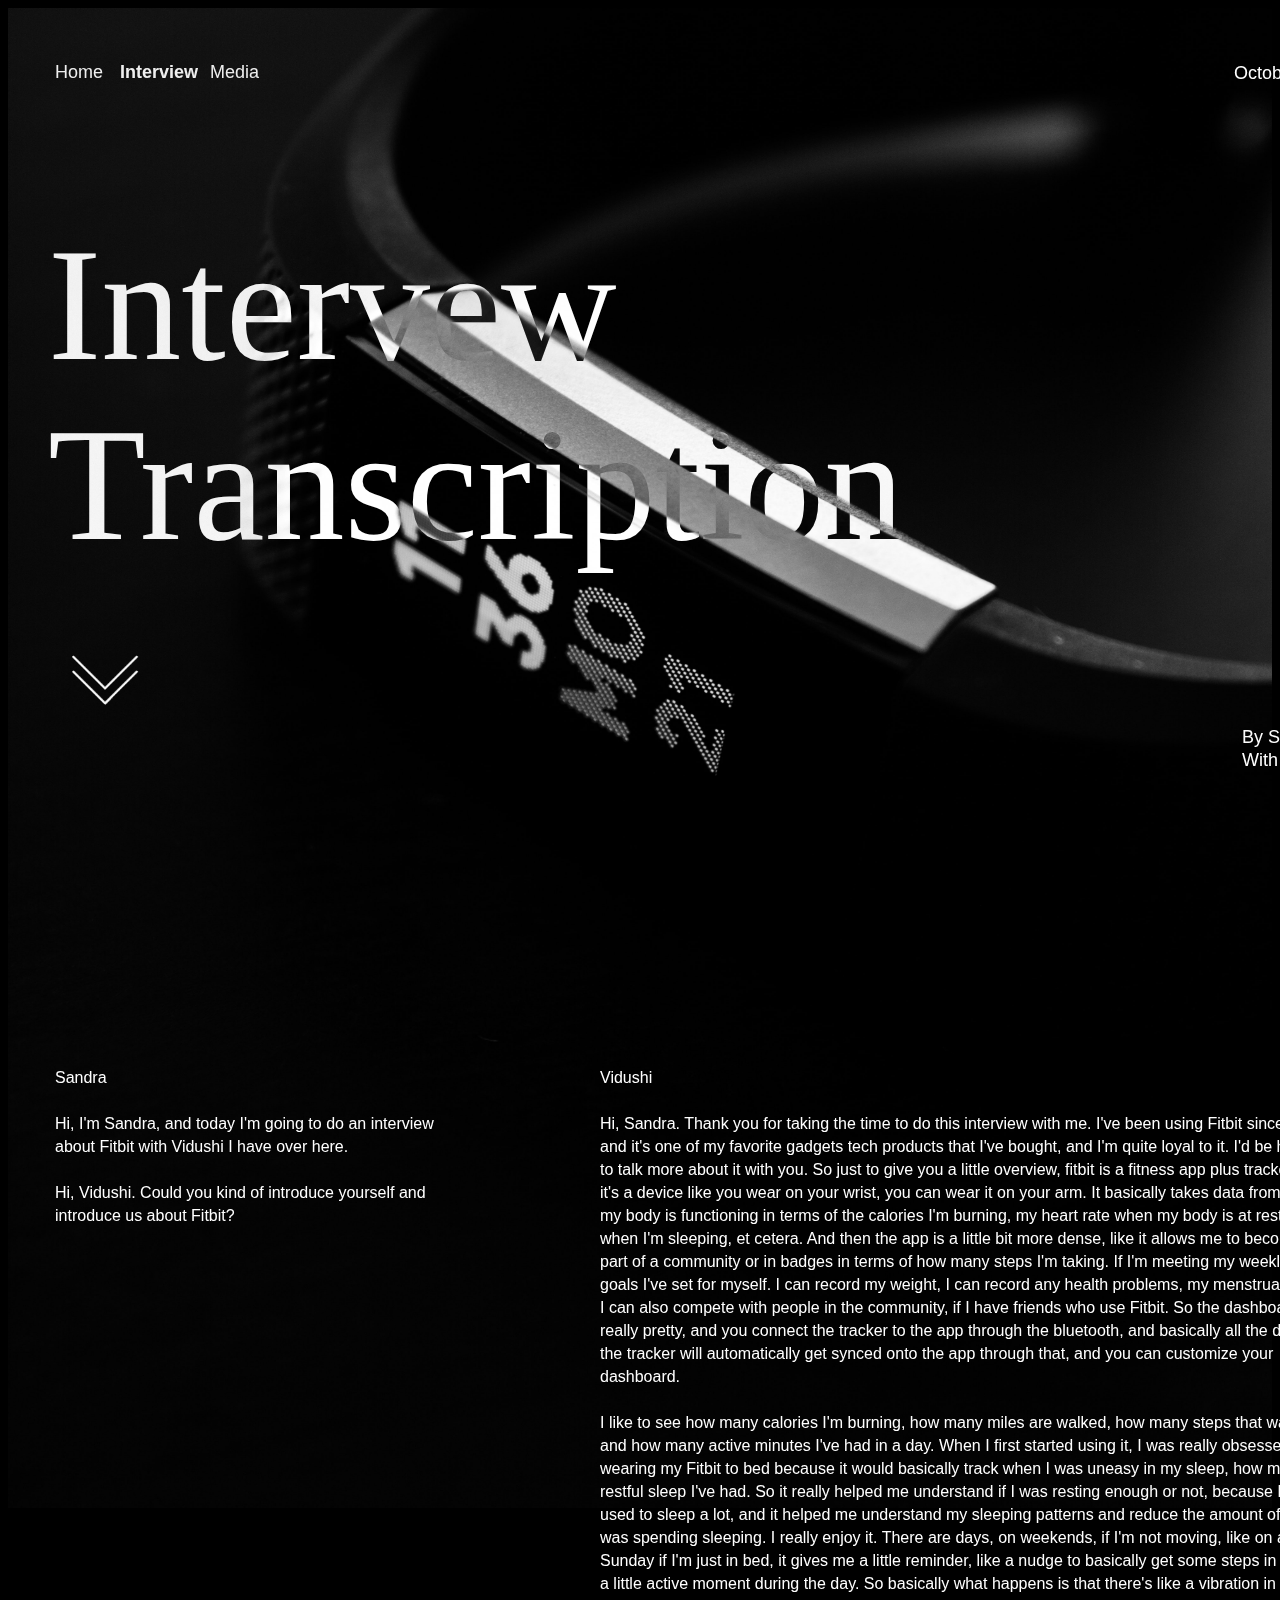
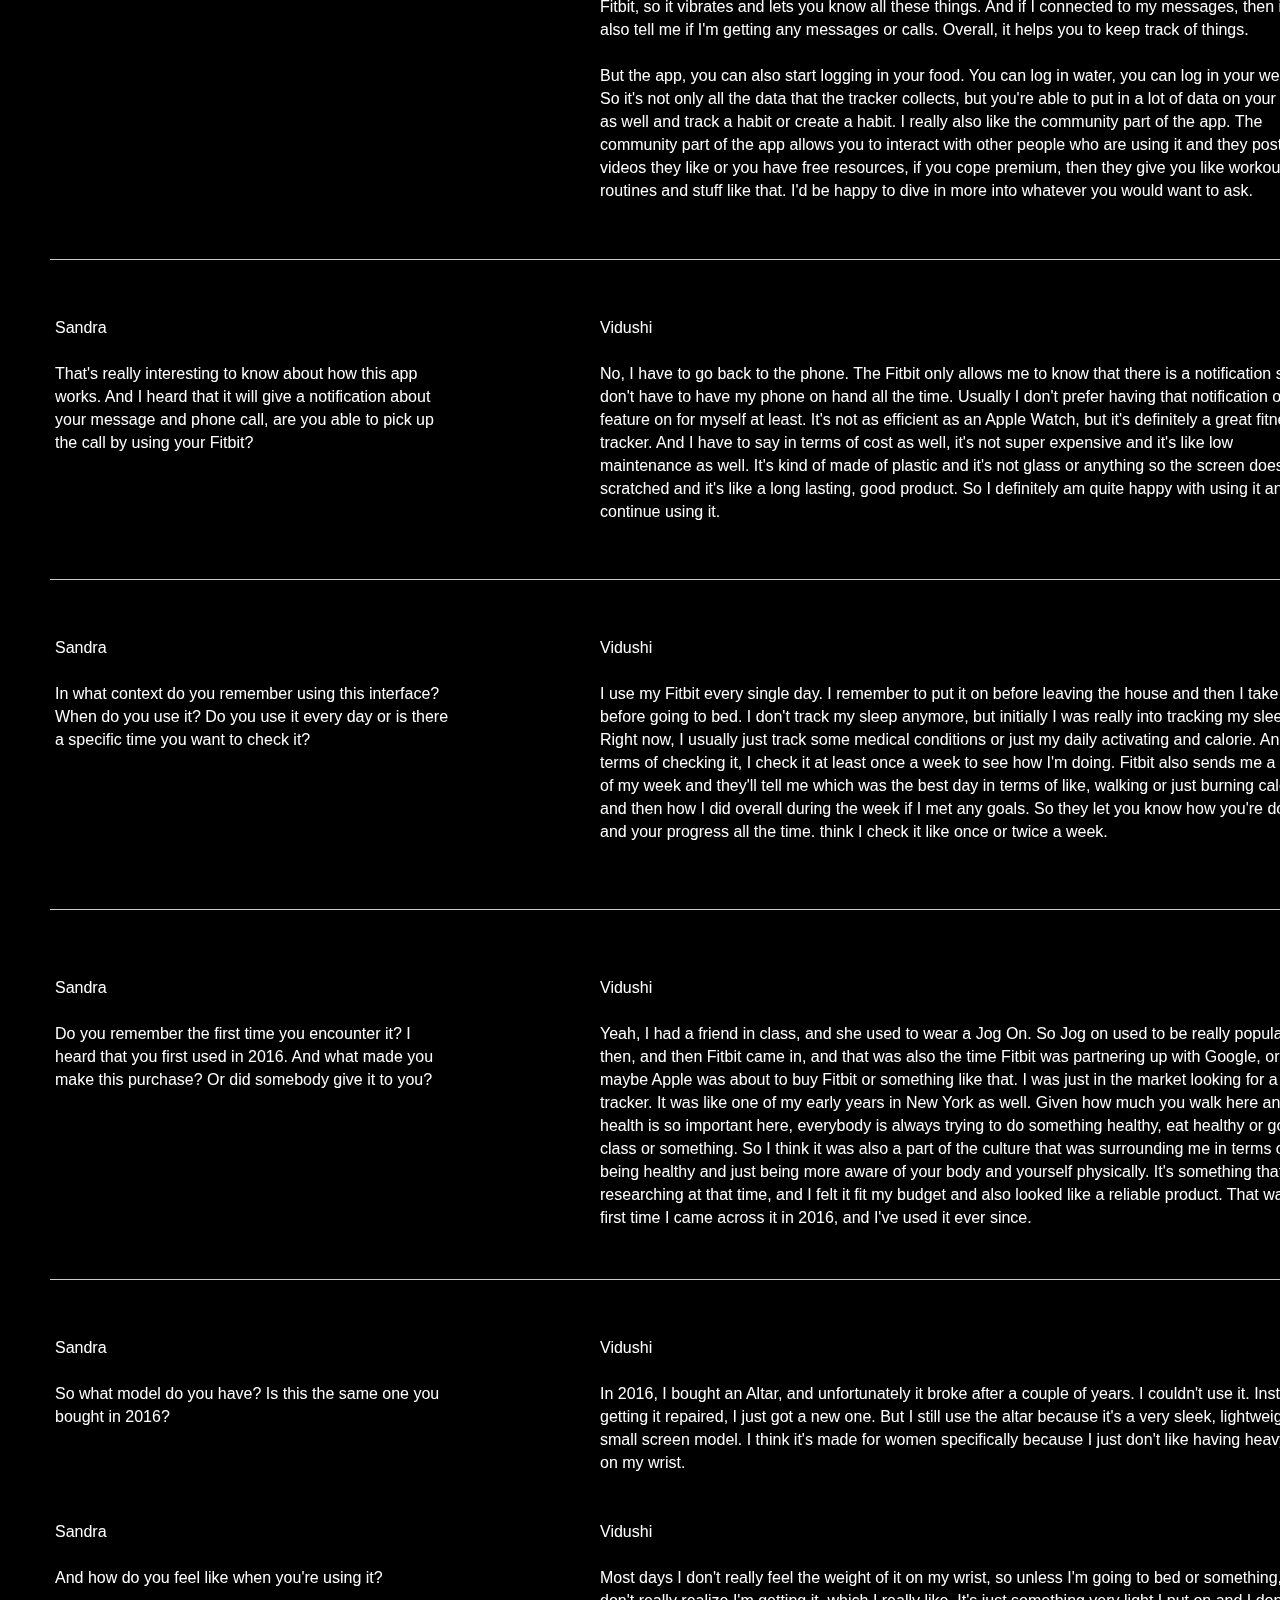
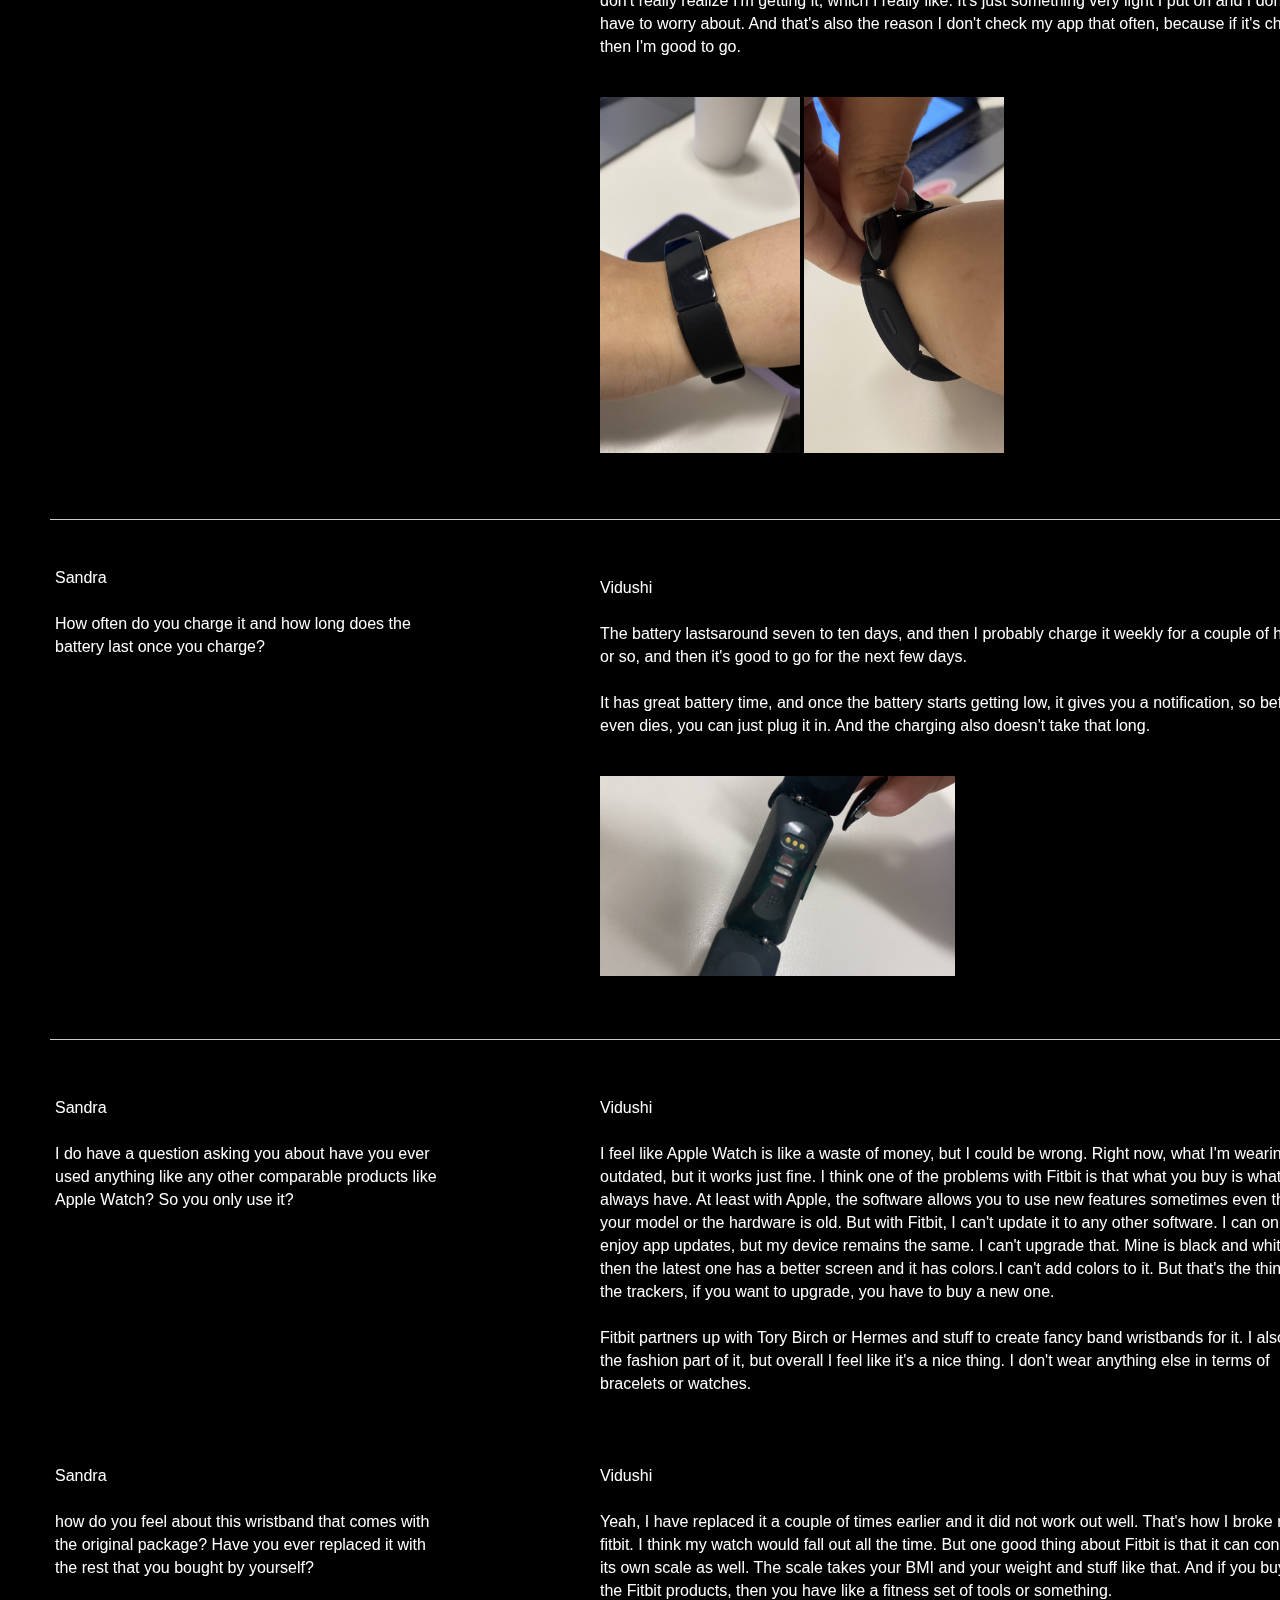
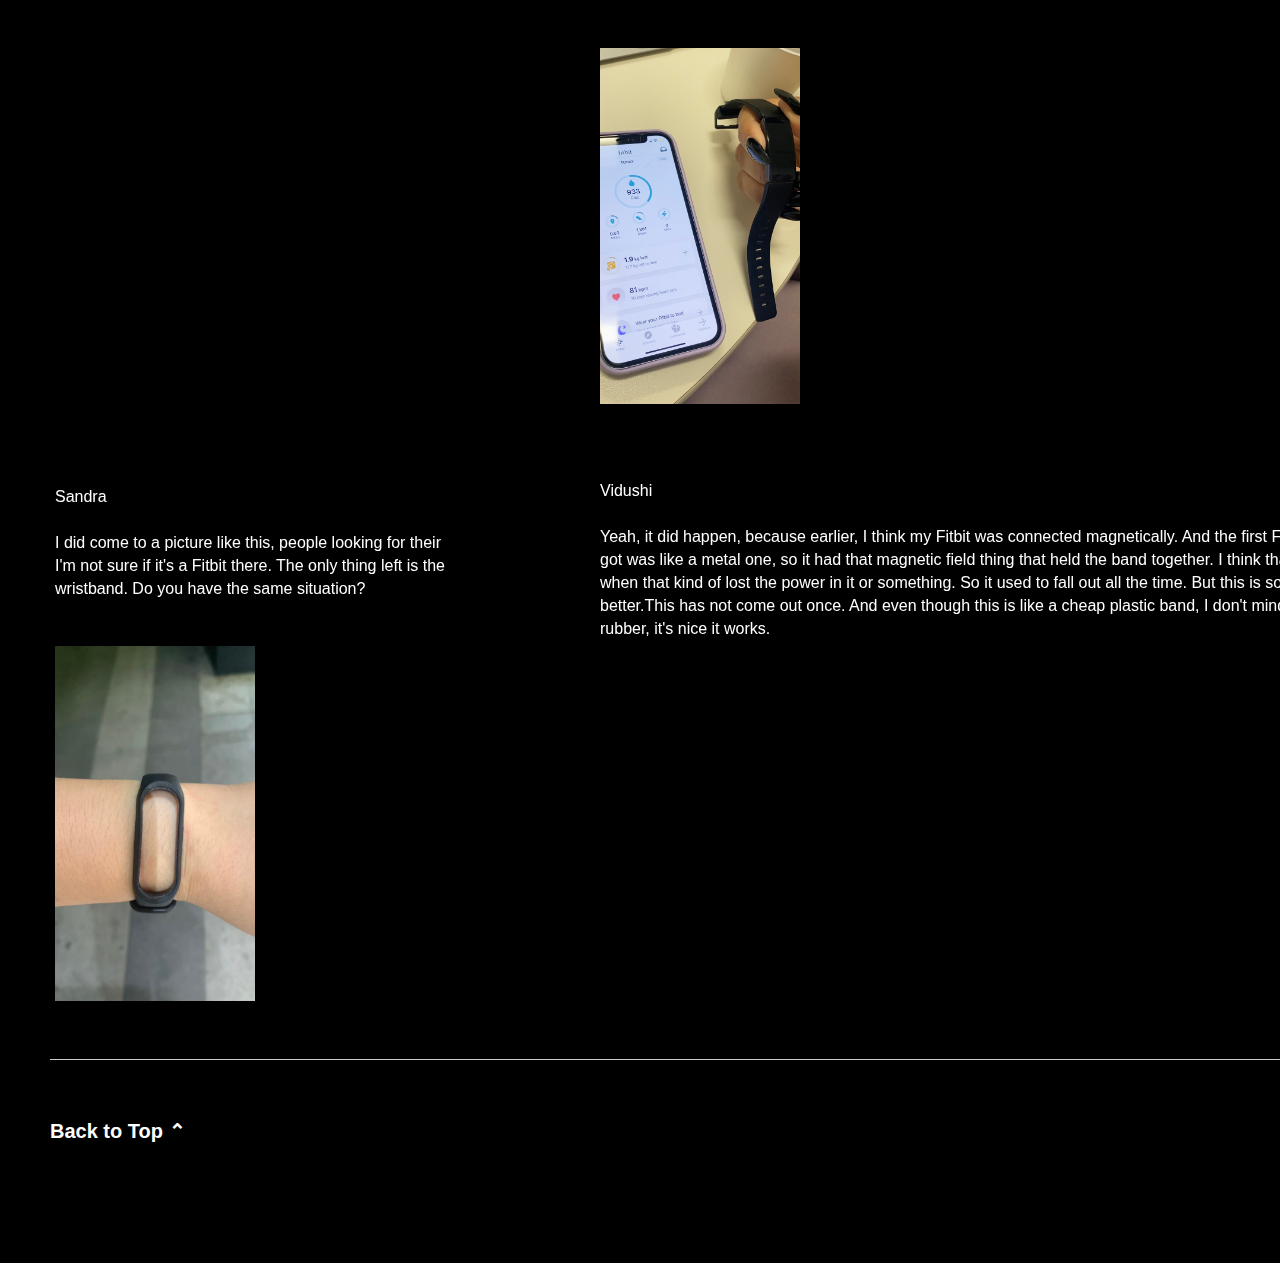
<file: script.html>
<!DOCTYPE html>
<html>
    <head>
        <title>Interview</title>
        <link href="script.css" rel="stylesheet">

    </head>


<body style="background-color: #000000;"></body>

<div style="position:relative; width:100%;">
    <img src="bg.jpg" width=100% height=1500px>
    <span style="position:absolute; top:0; left:0;"></span>

    <a href="index.html"><div class="home">
        <p>Home</p>
        
    </div></a>

    <div class="script">
        <p>Interview</p>
    </div>

    <a href="media.html"><div class="media">
        <p>Media</p>
    </div></a>

    <div class="info">
        <p>By Sandra Qin <br>
        With Vidushi</p>
    </div>

    <div class="time">
        <p>October 04 2022</p>
    </div>

    <h1 id="top">Intervew<br>
        Transcription
    </h1></span>
</div>


<div class="arrow">
    
    <a href="#question"><img src="slice-01.gif" width=100px></a>
</div>


<div class="question1" id="question">
    <p>
    <strong>Sandra</strong><br><br>

    Hi, I'm Sandra, and today I'm going to do an interview about Fitbit with Vidushi I have over here. <br><br>
    Hi, Vidushi. Could you kind of introduce yourself and introduce us about Fitbit? 
    </p>
</div>


<div class="answer1">
    <p>
    <strong>Vidushi</strong><br><br>
    Hi, Sandra. Thank you for taking the time to do this interview with me. I've been using Fitbit since 2016, and it's one of my favorite gadgets tech products that I've bought, and I'm quite loyal to it. I'd be happy to talk more about it with you. So just to give you a little overview, fitbit is a fitness app plus tracker. So it's a device like you wear on your wrist, you can wear it on your arm. It basically takes data from how my body is functioning in terms of the calories I'm burning, my heart rate when my body is at rest, when I'm sleeping, et cetera. And then the app is a little bit more dense, like it allows me to become a part of a community or in badges in terms of how many steps I'm taking. If I'm meeting my weekly goals I've set for myself. I can record my weight, I can record any health problems, my menstrual cycle. I can also compete with people in the community, if I have friends who use Fitbit. So the dashboard is really pretty, and you connect the tracker to the app through the bluetooth, and basically all the data on the tracker will automatically get synced onto the app through that, and you can customize your dashboard.
    <br><br>
    I like to see how many calories I'm burning, how many miles are walked, how many steps that was, and how many active minutes I've had in a day. When I first started using it, I was really obsessed with wearing my Fitbit to bed because it would basically track when I was uneasy in my sleep, how much restful sleep I've had. So it really helped me understand if I was resting enough or not, because I do used to sleep a lot, and it helped me understand my sleeping patterns and reduce the amount of time I was spending sleeping. I really enjoy it. There are days, on weekends, if I'm not moving, like on a Sunday if I'm just in bed, it gives me a little reminder, like a nudge to basically get some steps in or, do a little active moment during the day. So basically what happens is that there's like a vibration in your Fitbit, so it vibrates and lets you know all these things. And if I connected to my messages, then it will also tell me if I'm getting any messages or calls. Overall, it helps you to keep track of things.
    <br><br>
    But the app, you can also start logging in your food. You can log in water, you can log in your weight. So it's not only all the data that the tracker collects, but you're able to put in a lot of data on your own as well and track a habit or create a habit. I really also like the community part of the app. The community part of the app allows you to interact with other people who are using it and they post like videos they like or you have free resources, if you cope premium, then they give you like workout routines and stuff like that. I'd be happy to dive in more into whatever you would want to ask.
    </p>
</div>

<div class="line1">
    <svg width="1300" height="5">
    <rect width="1300" height="1" style="fill:rgba(255, 255, 255, 0.8);stroke-width:0;stroke:rgb(0,0,0)" />
    Sorry, your browser does not support inline SVG.  
  </svg>
</div>

<div class="question2">
    <p>
    <strong>Sandra</strong><br><br>

    That's really interesting to know about how this app works. And I heard that it will give a notification about your message and phone call, are you able to pick up the call by using your Fitbit?
    </p>
</div>

<div class="answer2">
    <p>
    <strong>Vidushi</strong><br><br>
    No, I have to go back to the phone. The Fitbit only allows me to know that there is a notification so I don't have to have my phone on hand all the time. Usually I don't prefer having that notification or that feature on for myself at least. It's not as efficient as an Apple Watch, but it's definitely a great fitness tracker. And I have to say in terms of cost as well, it's not super expensive and it's like low maintenance as well. It's kind of made of plastic and it's not glass or anything so the screen doesn't get scratched and it's like a long lasting, good product. So I definitely am quite happy with using it and continue using it.
    </p>
</div>

<div class="line2">
    <svg width="1300" height="5">
    <rect width="1300" height="1" style="fill:rgba(255, 255, 255, 0.8);stroke-width:0;stroke:rgb(0,0,0)" />
    Sorry, your browser does not support inline SVG.  
  </svg>
</div>

<div class="question3">
    <p>
    <strong>Sandra</strong><br><br>

    In what context do you remember using this interface? When do you use it? Do you use it every day or is there a specific time you want to check it?
    </p>
</div>

<div class="answer3">
    <p>
    <strong>Vidushi</strong><br><br>
    I use my Fitbit every single day. I remember to put it on before leaving the house and then I take it off before going to bed. I don't track my sleep anymore, but initially I was really into tracking my sleep. Right now, I usually just track some medical conditions or just my daily activating and calorie. And in terms of checking it, I check it at least once a week to see how I'm doing. Fitbit also sends me a recap of my week and they'll tell me which was the best day in terms of like, walking or just burning calories and then how I did overall during the week if I met any goals. So they let you know how you're doing and your progress all the time. think I check it like once or twice a week.
    </p>
</div>

<div class="line3">
    <svg width="1300" height="5">
    <rect width="1300" height="1" style="fill:rgba(255, 255, 255, 0.8);stroke-width:0;stroke:rgb(0,0,0)" />
    Sorry, your browser does not support inline SVG.  
  </svg>
</div>

<div class="question4">
    <p>
    <strong>Sandra</strong><br><br>

   Do you remember the first time you encounter it? I heard that you first used in 2016. And what made you make this purchase? Or did somebody give it to you?
    </p>
</div>


<div class="answer4">
    <p>
    <strong>Vidushi</strong><br><br>
    Yeah, I had a friend in class, and she used to wear a Jog On. So Jog on used to be really popular back then, and then Fitbit came in, and that was also the time Fitbit was partnering up with Google, or maybe Apple was about to buy Fitbit or something like that. I was just in the market looking for a tracker. It was like one of my early years in New York as well. Given how much you walk here and how health is so important here, everybody is always trying to do something healthy, eat healthy or go to a class or something. So I think it was also a part of the culture that was surrounding me in terms of being healthy and just being more aware of your body and yourself physically. It's something that I was researching at that time, and I felt it fit my budget and also looked like a reliable product. That was the first time I came across it in 2016, and I've used it ever since.
    </p>
</div>

<div class="line4">
    <svg width="1300" height="5">
    <rect width="1300" height="1" style="fill:rgba(255, 255, 255, 0.8);stroke-width:0;stroke:rgb(0,0,0)" />
    Sorry, your browser does not support inline SVG.  
  </svg>
</div>

<div class="question5">
    <p>
    <strong>Sandra</strong><br><br>

    So what model do you have? Is this the same one you bought in 2016?
    <br><br><br><br><br>
    <strong>Sandra</strong><br><br>

    And how do you feel like when you're using it?

    </p>
</div>

<div class="answer5">
    <p>
    <strong>Vidushi</strong><br><br>
    In 2016, I bought an Altar, and unfortunately it broke after a couple of years. I couldn't use it. Instead of getting it repaired, I just got a new one. But I still use the altar because it's a very sleek, lightweight, small screen model. I think it's made for women specifically because I just don't like having heavy stuff on my wrist.
    <br><br><br> 
    <strong>Vidushi</strong><br><br>
    Most days I don't really feel the weight of it on my wrist, so unless I'm going to bed or something, I don't really realize I'm getting it, which I really like. It's just something very light I put on and I don't have to worry about. And that's also the reason I don't check my app that often, because if it's charged, then I'm good to go.<br><br>
    </p>

    <img src="3.jpg" alt="3" width="200">
    <img src="1.jpg" alt="1" width="200">
</div>


<div class="line5">
    <svg width="1300" height="5">
    <rect width="1300" height="1" style="fill:rgba(255, 255, 255, 0.8);stroke-width:0;stroke:rgb(0,0,0)" />
    Sorry, your browser does not support inline SVG.  
  </svg>
</div>

<div class="question6">
    <p>
    <strong>Sandra</strong><br><br>

    How often do you charge it and how long does the battery last once you charge?

    </p>
</div>

<div class="answer6">
    <p>
    <strong>Vidushi</strong><br><br>
    The battery lastsaround seven to ten days, and then I probably charge it weekly for a couple of hours or so, and then it's good to go for the next few days.<br><br>
    It has great battery time, and once the battery starts getting low, it gives you a notification, so before it even dies, you can just plug it in. And the charging also doesn't take that long.<br><br>
    </p>

    <img src="4.jpg" alt="4" height="200">
</div>

<div class="line6">
    <svg width="1300" height="5">
    <rect width="1300" height="1" style="fill:rgba(255, 255, 255, 0.8);stroke-width:0;stroke:rgb(0,0,0)" />
    Sorry, your browser does not support inline SVG.  
  </svg>
</div>

<div class="question7">
    <p>
    <strong>Sandra</strong><br><br>

    I do have a question asking you about have you ever used anything like any other comparable products like Apple Watch? So you only use it?
    <br><br><br><br><br><br><br><br><br><br><br><br>
    <strong>Sandra</strong><br><br>
    
    how do you feel about this wristband that comes with the original package? Have you ever replaced it with the rest that you bought by yourself?

    <br><br><br><br><br><br><br><br><br><br><br><br><br><br><br><br><br><br><br><br><br><br><br>
    <strong>Sandra</strong><br><br>
    
    I did come to a picture like this, people looking for their I'm not sure if it's a Fitbit there. The only thing left is the wristband. Do you have the same situation?
    <br><br><br>
    <img src="6.jpg" alt="6" width="200">

    </p>
</div>

<div class="answer7">
    <p>
    <strong>Vidushi</strong><br><br>
    I feel like Apple Watch is like a waste of money, but I could be wrong. Right now, what I'm wearing is outdated, but it works just fine. I think one of the problems with Fitbit is that what you buy is what you always have. At least with Apple, the software allows you to use new features sometimes even though your model or the hardware is old. But with Fitbit, I can't update it to any other software. I can only enjoy app updates, but my device remains the same. I can't upgrade that. Mine is black and white and then the latest one has a better screen and it has colors.I can't add colors to it. But that's the thing with the trackers, if you want to upgrade, you have to buy a new one.<br><br> 

    Fitbit partners up with Tory Birch or Hermes and stuff to create fancy band wristbands for it. I also enjoy the fashion part of it, but overall I feel like it's a nice thing. I don't wear anything else in terms of bracelets or watches.
    <br><br><br><br>

    <strong>Vidushi</strong><br><br>
    Yeah, I have replaced it a couple of times earlier and it did not work out well. That's how I broke my fitbit. I think my watch would fall out all the time. But one good thing about Fitbit is that it can connect to its own scale as well. The scale takes your BMI and your weight and stuff like that. And if you buy all the Fitbit products, then you have like a fitness set of tools or something.
    <br><br><br>
    <img src="5.jpg" alt="5" width="200">
    <br><br><br><br>

    <strong>Vidushi</strong><br><br>
    Yeah, it did happen, because earlier, I think my Fitbit was connected magnetically. And the first Fitbit I got was like a metal one, so it had that magnetic field thing that held the band together. I think that when that kind of lost the power in it or something. So it used to fall out all the time. But this is so much better.This has not come out once. And even though this is like a cheap plastic band, I don't mind it's rubber, it's nice it works.
    </p>
</div>

<div class="line7">
    <svg width="1300" height="5">
    <rect width="1300" height="1" style="fill:rgba(255, 255, 255, 0.8);stroke-width:0;stroke:rgb(0,0,0)" />
    Sorry, your browser does not support inline SVG.  
  </svg>
</div>

<div class="top">
    <a href="#top"><p>Back to Top ⌃</p></a>
</div>
</file>
<file: script.css>
html {
    scroll-behavior: smooth;
}


h1{
    position: absolute;
    width: 1177px;
    height: 410px;
    left: 40px;
    top: 100px;
    
    font-family: 'Futura';
    font-style: normal;
    font-weight: 500;
    font-size: 160px;
    line-height: 180px;
    
    color:white;
    mix-blend-mode: difference;
    }
    
    .home{
    position: fixed;
    width: 150px;
    height: 20px;
    left: 55px;
    top: 43px;
    
    font-family: 'Helvetica';
    font-style: normal;
    font-weight: 300;
    font-size: 18px;
    line-height: 23px;
    
    color:white;
    mix-blend-mode: difference;
    }
    
    .script{
    position: fixed;
    width: 150px;
    height: 23px;
    left: 120px;
    top: 43px;
    
    font-family: 'Helvetica';
    font-style: normal;
    font-weight: 600;
    font-size: 18px;
    line-height: 23px;
    /* identical to box height */
    
    color:white;
    mix-blend-mode: difference;
    
    }

    .media{
        position: fixed;
        width: 150px;
        height: 23px;
        left: 210px;
        top: 43px;
        
    font-family: 'Helvetica';
    font-style: normal;
    font-weight: 300;
    font-size: 18px;
    line-height: 23px;
    /* identical to box height */
        
        color:white;
        mix-blend-mode: difference;
        
        }
    
    
    .info{
    position: absolute;
    width: 150px;
    height: 46px;
    left: 1234px;
    top: 700px;
    
    font-family: 'Helvetica';
    font-style: normal;
    font-weight: 200;
    font-size: 18px;
    line-height: 23px;
    
    color: #FFFFFF;
    mix-blend-mode: difference;
    }
    
    .time{
    position: fixed;
    width: 150px;
    height: 23px;
    left: 1234px;
    top: 44px;
    
    font-family: 'Helvetica';
    font-style: normal;
    font-weight: 200;
    font-size: 18px;
    line-height: 23px;
    /* identical to box height */
    
    
    color: #FFFFFF;
    mix-blend-mode: difference;
    }
    
    .arrow{
    position: absolute;
    width: 74.6px;
    height: 94.6px;
    left: 55px;
    top: 629px;  
    
    color:white;
    mix-blend-mode: difference;
    }


.question1{
position: absolute;
width: 394px;
height: 151px;
left: 55px;
top: 1050px;

font-family: 'Helvetica';
font-style: normal;
font-weight: 300;
font-size: 16px;
line-height: 23px;

color: #FFFFFF;
}


.answer1{
position: absolute;
width: 729px;
height: 780px;
left: 600px;
top: 1050px;

font-family: 'Helvetica';
font-style: normal;
font-weight: 300;
font-size: 16px;
line-height: 23px;

color: #FFFFFF;
}

.line1{
position:absolute;
top:1850px;
left:50px;
}

.question2{
position: absolute;
width: 394px;
height: 151px;
left: 55px;
top: 1900px;

font-family: 'Helvetica';
font-style: normal;
font-weight: 300;
font-size: 16px;
line-height: 23px;

color: #FFFFFF;
}

.answer2{
position: absolute;
width: 729px;
height: 780px;
left: 600px;
top: 1900px;
    
font-family: 'Helvetica';
font-style: normal;
font-weight: 300;
font-size: 16px;
line-height: 23px;
    
color: #FFFFFF;
}

.line2{
position:absolute;
top:2170px;
left:50px;
}

.question3{
position: absolute;
width: 394px;
height: 151px;
left: 55px;
top: 2220px;
    
font-family: 'Helvetica';
font-style: normal;
font-weight: 300;
font-size: 16px;
line-height: 23px;
    
color: #FFFFFF;
}

.answer3{
position: absolute;
width: 729px;
height: 780px;
left: 600px;
top: 2220px;
    
font-family: 'Helvetica';
font-style: normal;
font-weight: 300;
font-size: 16px;
line-height: 23px;
    
color: #FFFFFF;
}

.line3{
position:absolute;
top:2500px;
left:50px;
}


.question4{
position: absolute;
width: 394px;
height: 151px;
left: 55px;
top: 2560px;
    
font-family: 'Helvetica';
font-style: normal;
font-weight: 300;
font-size: 16px;
line-height: 23px;
    
color: #FFFFFF;
}

.answer4{
position: absolute;
width: 729px;
height: 780px;
left: 600px;
top: 2560px;
    
font-family: 'Helvetica';
font-style: normal;
font-weight: 300;
font-size: 16px;
line-height: 23px;
    
color: #FFFFFF;
}

.line4{
position:absolute;
top:2870px;
left:50px;
}

.question5{
position: absolute;
width: 394px;
height: 151px;
left: 55px;
top: 2920px;
    
font-family: 'Helvetica';
font-style: normal;
font-weight: 300;
font-size: 16px;
line-height: 23px;
    
color: #FFFFFF;
}

.answer5{
position: absolute;
width: 729px;
height: 780px;
left: 600px;
top: 2920px;
        
font-family: 'Helvetica';
font-style: normal;
font-weight: 300;
font-size: 16px;
line-height: 23px;
        
color: #FFFFFF;
}

.line5{
position:absolute;
top:3710px;
left:50px;
}

.question6{
position: absolute;
width: 394px;
height: 151px;
left: 55px;
top: 3750px;
    
font-family: 'Helvetica';
font-style: normal;
font-weight: 300;
font-size: 16px;
line-height: 23px;
    
color: #FFFFFF;
}

.answer6{
position: absolute;
width: 729px;
height: 780px;
left: 600px;
top: 3760px;
        
font-family: 'Helvetica';
font-style: normal;
font-weight: 300;
font-size: 16px;
line-height: 23px;
        
color: #FFFFFF;
}

.line6{
position:absolute;
top:4230px;
left:50px;
}


.question7{
position: absolute;
width: 394px;
height: 151px;
left: 55px;
top: 4280px;
    
font-family: 'Helvetica';
font-style: normal;
font-weight: 300;
font-size: 16px;
line-height: 23px;
    
color: #FFFFFF;
}

.answer7{
position: absolute;
width: 729px;
height: 780px;
left: 600px;
top: 4280px;
        
font-family: 'Helvetica';
font-style: normal;
font-weight: 300;
font-size: 16px;
line-height: 23px;
        
color: #FFFFFF;
}

.line7{
position:absolute;
top:5850px;
left:50px;
}

.top{
position:absolute;
top:5900px;
left:50px;
padding-bottom:100px;

font-family: 'Helvetica';
font-style: normal;
font-weight: 600;
font-size: 20px;
line-height: 23px;
color: #FFFFFF;
}


a:link {
    color: rgb(255, 255, 255);
    background-color: transparent;
    text-decoration: none;
  }
  
  a:visited {
    color: rgb(255, 255, 255);
    background-color: transparent;
    text-decoration: none;
  }
  
  a:hover {
    color: rgb(255, 149, 0);
    background-color: transparent;
    text-decoration: underline;
  }
</file>
